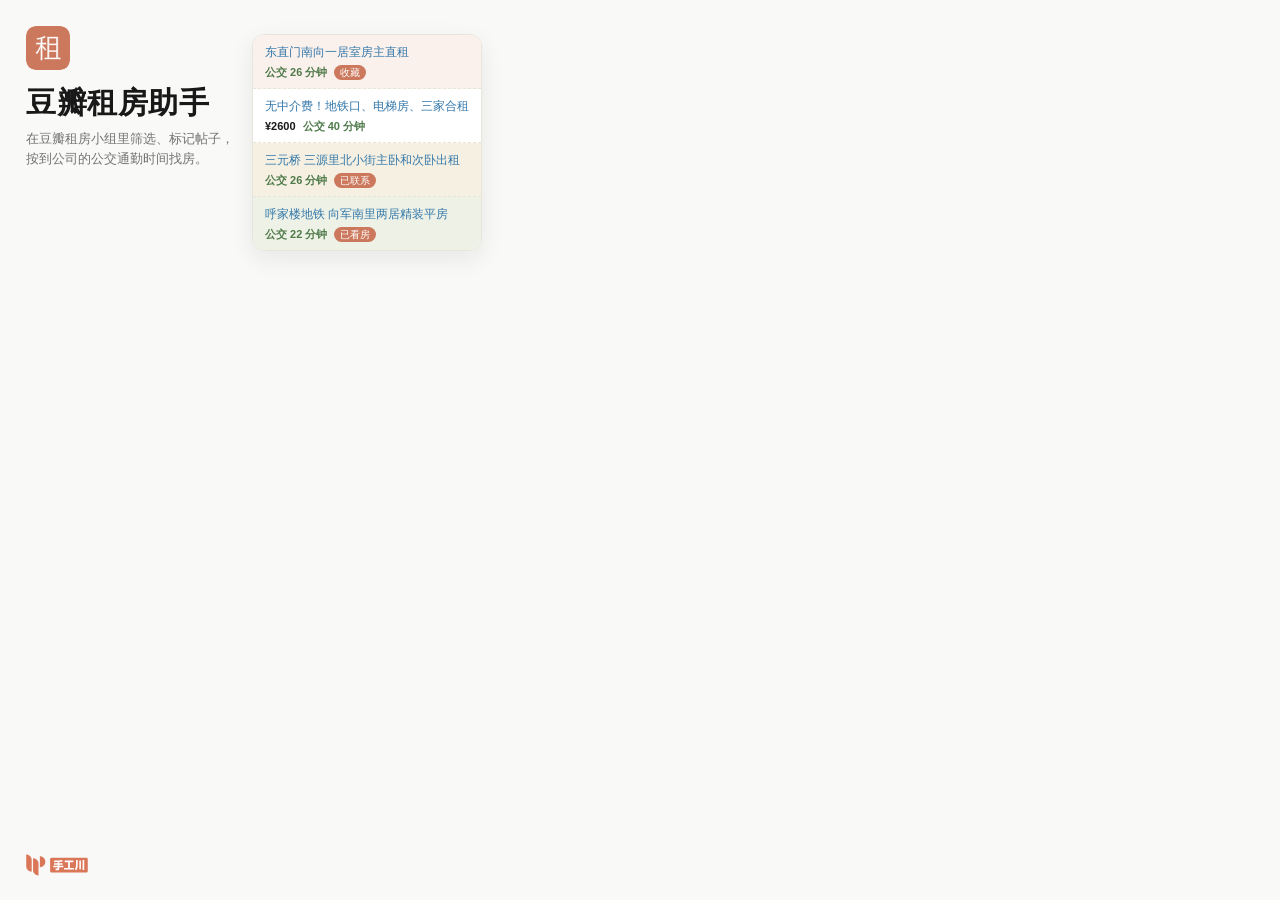
<file: docs/store/promo.html>
<!doctype html>
<html lang="zh-CN">
<head>
<meta charset="utf-8">
<title>豆瓣租房助手宣传图</title>
<style>
  :root {
    --background: #F9F9F7;
    --card: #FFFFFF;
    --foreground: #181818;
    --muted-foreground: #737373;
    --primary: #CC785C;
    --border: #E8E6DC;
    --link: #3377AA;
    --ok: #4F7A4A;
    --like: #FBF1EC;
    --contacted: #F5F0E1;
    --visited: #EEF2E6;
    --font-serif: "Songti SC", "Noto Serif SC", Georgia, serif;
    --font-sans: -apple-system, BlinkMacSystemFont, "PingFang SC", "Hiragino Sans GB", sans-serif;
  }
  * { box-sizing: border-box; }
  html, body { margin: 0; height: 100%; }
  body {
    background: var(--background); color: var(--foreground); font-family: var(--font-sans);
    overflow: hidden; position: relative;
  }
  .text { position: absolute; display: flex; flex-direction: column; }
  .icon { display: block; border-radius: 22%; }
  h1 { font-family: var(--font-serif); font-weight: 700; margin: 0; letter-spacing: .02em; line-height: 1.15; }
  .sub { color: var(--muted-foreground); margin: 0; line-height: 1.55; }
  .chips { display: flex; flex-wrap: wrap; }
  .chips span { border: 1px solid var(--border); background: var(--card); border-radius: 999px; white-space: nowrap; }
  /* logo.svg 四周自带约 20% 留白，定位时按留白回退，让图形与文字左缘对齐 */
  .brand { position: absolute; display: block; }

  /* 列表行：沿用插件在豆瓣讨论列表里的行样式 */
  .rows { position: absolute; background: var(--card); border: 1px solid var(--border); overflow: hidden; }
  .row { border-bottom: 1px dashed var(--border); }
  .row:last-child { border-bottom: 0; }
  .row .t { color: var(--link); white-space: nowrap; overflow: hidden; text-overflow: ellipsis; }
  .row .line { display: flex; align-items: center; color: var(--muted-foreground); }
  .row .price { color: var(--foreground); font-weight: 600; }
  .row .ok { color: var(--ok); font-weight: 600; }
  .row .badge { background: var(--primary); color: #fff; border-radius: 9px; }
  .row.like { background: var(--like); }
  .row.contacted { background: var(--contacted); }
  .row.visited { background: var(--visited); }

  .shot { position: absolute; border: 1px solid var(--border); background: var(--card); overflow: hidden; }
  .shot img { display: block; }

  /* 440x280 */
  .small .text { left: 26px; top: 26px; width: 215px; }
  .small .icon { width: 44px; height: 44px; margin-bottom: 16px; }
  .small h1 { font-size: 30px; }
  .small .sub { font-size: 13px; margin-top: 8px; }
  .small .brand { left: 7px; bottom: 18px; height: 34px; }
  .small .rows { left: 252px; top: 34px; width: 230px; border-radius: 12px; box-shadow: 0 8px 24px rgba(24,24,24,.08); }
  .small .row { padding: 9px 12px 8px; }
  .small .row .t { font-size: 12px; line-height: 17px; }
  .small .row .line { gap: 7px; margin-top: 3px; font-size: 11px; line-height: 16px; }
  .small .row .badge { font-size: 10px; line-height: 15px; padding: 0 6px; }
  .small .chips, .small .shot { display: none; }

  /* 1400x560 */
  .marquee .text { left: 96px; top: 92px; width: 480px; }
  .marquee .icon { width: 72px; height: 72px; margin-bottom: 30px; }
  .marquee h1 { font-size: 64px; }
  .marquee .sub { font-size: 22px; margin-top: 18px; }
  .marquee .chips { gap: 10px; margin-top: 26px; }
  .marquee .chips span { font-size: 16px; padding: 6px 16px; }
  .marquee .brand { left: 65px; bottom: 49px; height: 56px; }
  .marquee .shot { left: 640px; top: 64px; width: 700px; height: 560px; border-radius: 16px; box-shadow: 0 16px 48px rgba(24,24,24,.10); }
  .marquee .shot img { width: 1195px; margin: -112px 0 0 -37px; }
  .marquee .rows { display: none; }
</style>
</head>
<body>
  <div class="text">
    <img class="icon" src="../../assets/logo.png" alt="">
    <h1>豆瓣租房助手</h1>
    <p class="sub">在豆瓣租房小组里筛选、标记帖子，<br>按到公司的公交通勤时间找房。</p>
    <div class="chips"><span>价格与关键词筛选</span><span>通勤时间</span><span>看房标记与备注</span></div>
  </div>
  <img class="brand" src="../../extension/options/logo.svg" alt="手工川">

  <!-- 小图里的三行取自真实截图的通勤与标记结果 -->
  <div class="rows">
    <div class="row like"><div class="t">东直门南向一居室房主直租</div>
      <div class="line"><span class="ok">公交 26 分钟</span><span class="badge">收藏</span></div></div>
    <div class="row"><div class="t">无中介费！地铁口、电梯房、三家合租</div>
      <div class="line"><span class="price">¥2600</span><span class="ok">公交 40 分钟</span></div></div>
    <div class="row contacted"><div class="t">三元桥 三源里北小街主卧和次卧出租</div>
      <div class="line"><span class="ok">公交 26 分钟</span><span class="badge">已联系</span></div></div>
    <div class="row visited"><div class="t">呼家楼地铁 向军南里两居精装平房</div>
      <div class="line"><span class="ok">公交 22 分钟</span><span class="badge">已看房</span></div></div>
  </div>

  <div class="shot"><img src="screenshots/01-filter-panel.png" alt=""></div>

<script>
  const size = new URLSearchParams(location.search).get("size") || "440x280";
  document.body.className = size === "1400x560" ? "marquee" : "small";
</script>
</body>
</html>
</file>
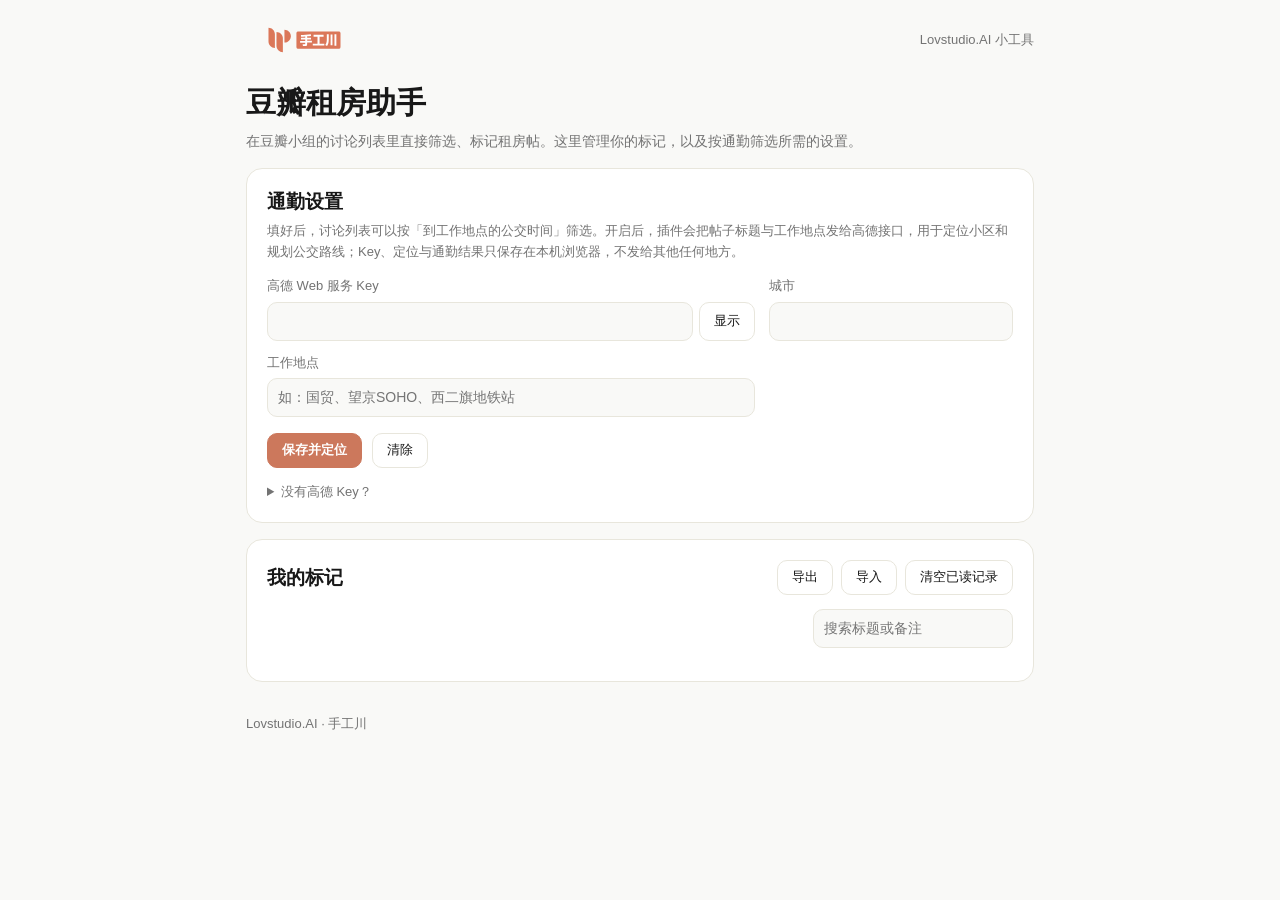
<file: extension/options/options.html>
<!doctype html>
<html lang="zh-CN">
<head>
<meta charset="utf-8">
<meta name="viewport" content="width=device-width, initial-scale=1">
<title>豆瓣租房助手</title>
<link rel="stylesheet" href="options.css">
</head>
<body>
<div class="wrap">
  <header class="site">
    <img src="logo.svg" alt="手工川">
    <span class="tag">Lovstudio.AI 小工具</span>
  </header>

  <section class="hero">
    <h1>豆瓣租房助手</h1>
    <p>在豆瓣小组的讨论列表里直接筛选、标记租房帖。这里管理你的标记，以及按通勤筛选所需的设置。</p>
  </section>

  <section class="card">
    <h2>通勤设置</h2>
    <p class="hint">填好后，讨论列表可以按「到工作地点的公交时间」筛选。开启后，插件会把帖子标题与工作地点发给高德接口，用于定位小区和规划公交路线；Key、定位与通勤结果只保存在本机浏览器，不发给其他任何地方。</p>
    <form id="settings" autocomplete="off">
      <div class="grid">
        <label class="field wide">
          <span class="lbl">高德 Web 服务 Key</span>
          <span class="inline">
            <input type="password" id="gaodeKey" required spellcheck="false">
            <button type="button" id="toggleKey">显示</button>
          </span>
        </label>
        <label class="field">
          <span class="lbl">城市</span>
          <input type="text" id="city" required maxlength="20">
        </label>
        <label class="field wide">
          <span class="lbl">工作地点</span>
          <input type="text" id="targetQuery" required maxlength="60" placeholder="如：国贸、望京SOHO、西二旗地铁站">
        </label>
      </div>
      <div class="actions">
        <button type="submit" class="primary" id="saveSettings">保存并定位</button>
        <button type="button" id="clearSettings">清除</button>
        <span class="status" id="settingsStatus"></span>
      </div>
    </form>
    <details class="help">
      <summary>没有高德 Key？</summary>
      <p>登录 <a href="https://console.amap.com/dev/key/app" target="_blank" rel="noopener noreferrer">高德开放平台控制台</a>，创建应用后添加 Key，服务平台选择「Web 服务」。个人开发者的免费额度足够日常找房使用；同一帖子的定位和通勤结果会缓存，不会重复消耗。</p>
    </details>
  </section>

  <section class="card">
    <div class="card-head">
      <h2>我的标记</h2>
      <div class="tools">
        <button type="button" id="export">导出</button>
        <label class="button">导入<input type="file" id="import" accept="application/json" hidden></label>
        <button type="button" id="clearSeen">清空已读记录</button>
      </div>
    </div>
    <div class="filters">
      <div class="tabs" id="tabs" role="tablist"></div>
      <input type="search" id="search" placeholder="搜索标题或备注">
    </div>
    <p class="status" id="marksStatus"></p>
    <ol class="marks" id="marks"></ol>
  </section>

  <footer>Lovstudio.AI · 手工川</footer>
</div>
<script src="../shared/rules.js"></script>
<script src="../shared/storage.js"></script>
<script src="options.js"></script>
</body>
</html>
</file>
<file: extension/options/options.css>
:root {
  --background: #F9F9F7;
  --card: #FFFFFF;
  --muted: #F0EEE6;
  --foreground: #181818;
  --muted-foreground: #737373;
  --primary: #CC785C;
  --primary-hover: #B8664B;
  --primary-foreground: #FFFFFF;
  --border: #E8E6DC;
  --danger: #B4483A;
  --like: #FBF1EC;
  --contacted: #F5F0E1;
  --visited: #EEF2E6;
  --font-serif: Georgia, "Songti SC", "Noto Serif SC", serif;
  --font-sans: -apple-system, BlinkMacSystemFont, "PingFang SC", "Hiragino Sans GB", "Microsoft YaHei", Inter, Arial, sans-serif;
}
* { box-sizing: border-box; }
body { margin: 0; background: var(--background); color: var(--foreground); font: 14px/1.6 var(--font-sans); }
a { color: var(--primary); }
.wrap { max-width: 820px; margin: 0 auto; padding: 0 16px; }

header.site { padding: 20px 0 4px; display: flex; align-items: center; justify-content: space-between; }
header.site img { height: 40px; width: auto; display: block; }
header.site .tag { font-size: 13px; color: var(--muted-foreground); }

.hero { padding: 20px 0 16px; }
.hero h1 { font: 600 30px/1.25 var(--font-serif); margin: 0 0 8px; }
.hero p { margin: 0; color: var(--muted-foreground); }

.card { background: var(--card); border: 1px solid var(--border); border-radius: 16px; padding: 20px; margin-bottom: 16px; }
.card h2 { font: 600 19px var(--font-serif); margin: 0; }
.card-head { display: flex; align-items: center; justify-content: space-between; gap: 10px; flex-wrap: wrap; }
.hint { color: var(--muted-foreground); margin: 6px 0 14px; font-size: 13px; }

.grid { display: grid; grid-template-columns: 2fr 1fr; gap: 12px 14px; }
.field { display: flex; flex-direction: column; gap: 5px; min-width: 0; }
.field.wide { grid-column: span 1; }
.lbl { font-size: 13px; color: var(--muted-foreground); }
.inline { display: flex; gap: 6px; }
input[type=text], input[type=password], input[type=search], select, textarea {
  font: inherit; color: var(--foreground); background: var(--background);
  border: 1px solid var(--border); border-radius: 10px; padding: 7px 10px; width: 100%; min-width: 0;
}
input:focus, select:focus, textarea:focus { outline: 2px solid var(--primary); outline-offset: -1px; }

button, label.button {
  font: inherit; font-size: 13px; cursor: pointer; border-radius: 10px; padding: 6px 14px; white-space: nowrap;
  border: 1px solid var(--border); background: var(--card); color: var(--foreground); display: inline-block;
}
button:hover, label.button:hover { border-color: var(--primary); color: var(--primary); }
button.primary { background: var(--primary); border-color: var(--primary); color: var(--primary-foreground); font-weight: 600; }
button.primary:hover { background: var(--primary-hover); color: var(--primary-foreground); }
button:disabled { opacity: .6; cursor: progress; }
.actions { display: flex; align-items: center; gap: 10px; margin-top: 16px; flex-wrap: wrap; }
.tools { display: flex; gap: 8px; flex-wrap: wrap; }
.status { font-size: 13px; color: var(--muted-foreground); }
.status.error { color: var(--danger); }
.help { margin-top: 14px; font-size: 13px; color: var(--muted-foreground); }
.help summary { cursor: pointer; }

.filters { display: flex; gap: 10px; align-items: center; margin: 14px 0 6px; flex-wrap: wrap; }
.filters input[type=search] { width: 200px; flex: none; }
.tabs { display: flex; gap: 6px; flex-wrap: wrap; flex: 1; }
.tabs button { border-radius: 999px; padding: 3px 12px; }
.tabs button[aria-selected=true] { background: var(--foreground); border-color: var(--foreground); color: var(--card); }

.marks { list-style: none; margin: 0; padding: 0; display: flex; flex-direction: column; gap: 10px; }
.mark { border: 1px solid var(--border); border-radius: 12px; padding: 12px 14px; }
.mark.like { background: var(--like); }
.mark.contacted { background: var(--contacted); }
.mark.visited { background: var(--visited); }
.mark.rejected { opacity: .6; }
.mark .top { display: flex; gap: 10px; align-items: flex-start; }
.mark a.title { flex: 1; font-weight: 600; color: var(--foreground); text-decoration: none; overflow-wrap: anywhere; }
.mark a.title:hover { color: var(--primary); text-decoration: underline; }
.mark select { width: auto; padding: 3px 8px; }
.mark .meta { font-size: 12px; color: var(--muted-foreground); margin-top: 4px; display: flex; gap: 12px; flex-wrap: wrap; }
.mark .meta b { color: var(--foreground); }
.mark textarea { margin-top: 8px; min-height: 40px; resize: vertical; font-size: 13px; }
.mark .remove { border: 0; background: none; padding: 0; color: var(--muted-foreground); font-size: 12px; }
.mark .remove:hover { color: var(--danger); }

footer { margin: 32px 0; font-size: 13px; color: var(--muted-foreground); }

@media (max-width: 640px) {
  .grid { grid-template-columns: 1fr; }
  .filters input[type=search] { width: 100%; }
}
</file>
